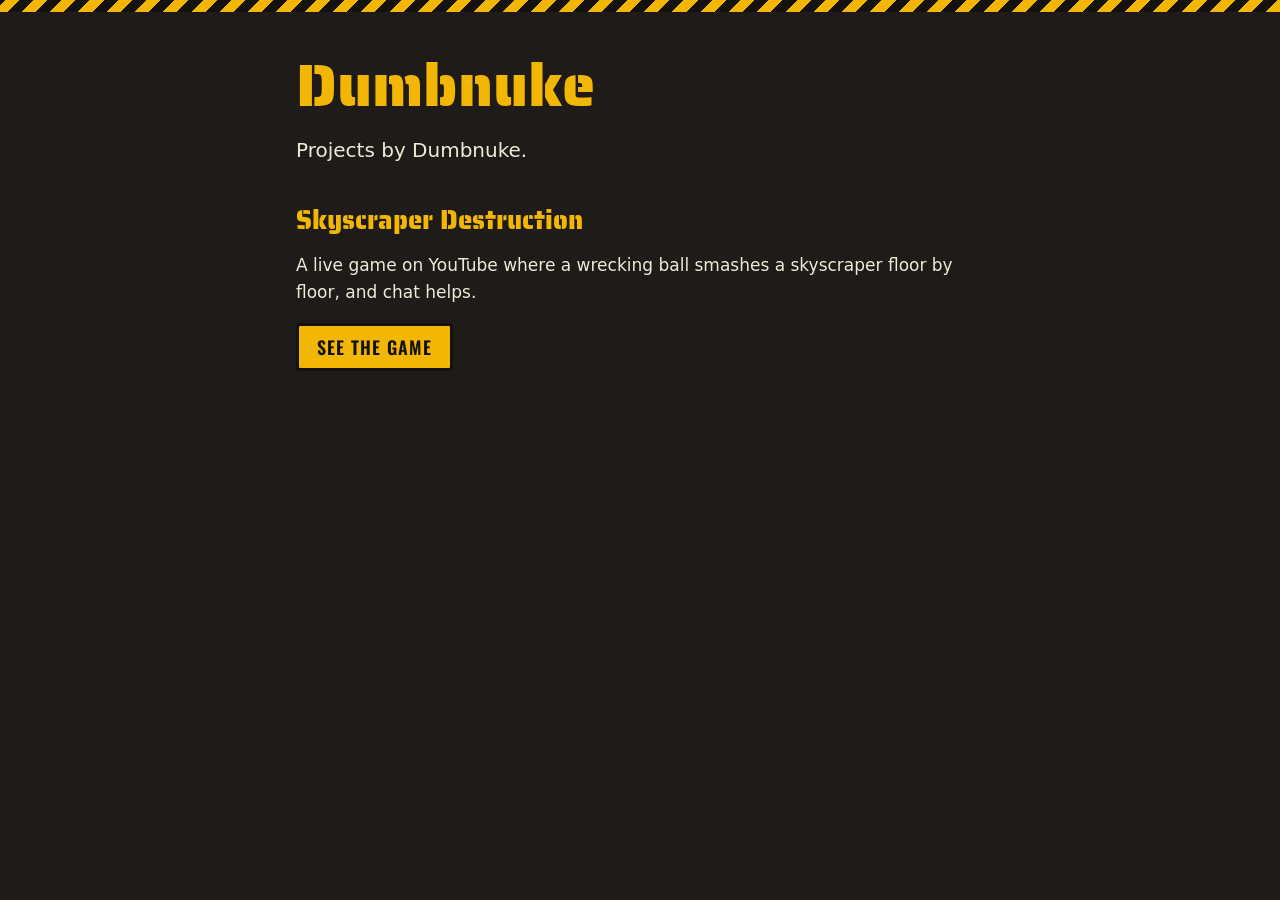
<file: index.html>
<!doctype html>
<html lang="en">
<head>
<meta charset="utf-8">
<meta name="viewport" content="width=device-width, initial-scale=1">
<title>Dumbnuke</title>
<link rel="preconnect" href="https://fonts.googleapis.com">
<link href="https://fonts.googleapis.com/css2?family=Oswald:wght@600&family=Saira+Stencil+One&display=swap" rel="stylesheet">
<link rel="stylesheet" href="/assets/site.css">
</head>
<body>
<div class="stripe"></div>
<main>
  <h1>Dumbnuke</h1>
  <p class="lead">Projects by Dumbnuke.</p>
  <h2>Skyscraper Destruction</h2>
  <p>A live game on YouTube where a wrecking ball smashes a skyscraper floor by floor, and chat helps.</p>
  <p><a class="button" href="/skyscraper-destruction/">See the game</a></p>
</main>
</body>
</html>
</file>
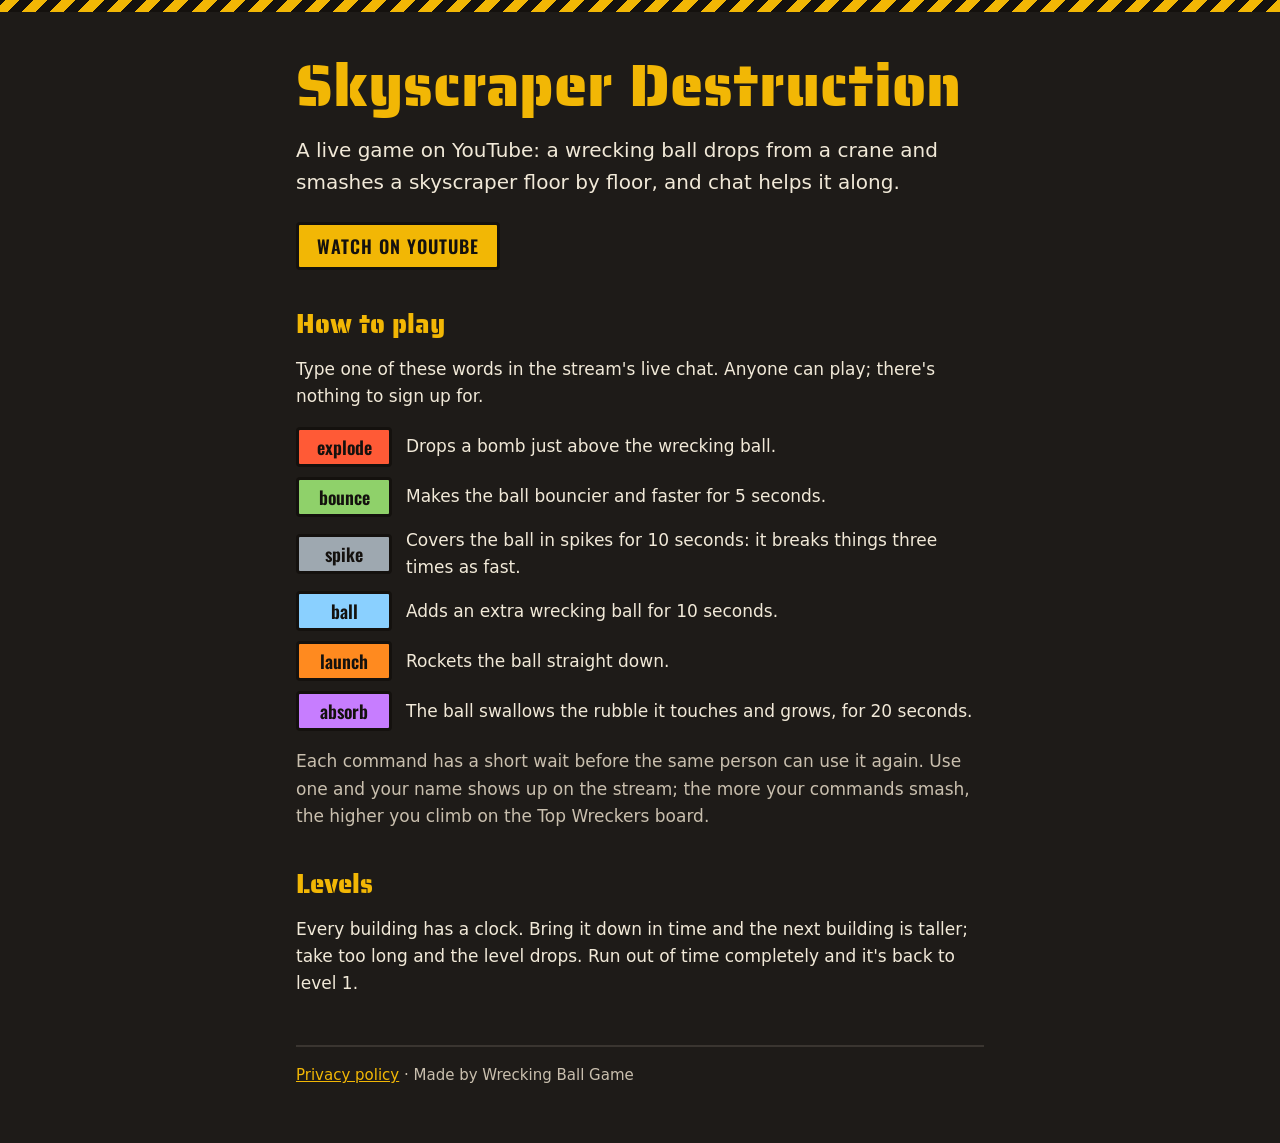
<file: skyscraper-destruction/index.html>
<!doctype html>
<html lang="en">
<head>
<meta charset="utf-8">
<meta name="viewport" content="width=device-width, initial-scale=1">
<title>Skyscraper Destruction</title>
<meta name="description" content="A live game on YouTube where a wrecking ball smashes a skyscraper floor by floor, and chat helps.">
<link rel="preconnect" href="https://fonts.googleapis.com">
<link href="https://fonts.googleapis.com/css2?family=Oswald:wght@600&family=Saira+Stencil+One&display=swap" rel="stylesheet">
<link rel="stylesheet" href="/assets/site.css">
</head>
<body>
<div class="stripe"></div>
<main>
  <h1>Skyscraper Destruction</h1>
  <p class="lead">A live game on YouTube: a wrecking ball drops from a crane and smashes a skyscraper floor by floor, and chat helps it along.</p>
  <p><a class="button" href="https://www.youtube.com/@WreckingBallGame">Watch on YouTube</a></p>

  <h2>How to play</h2>
  <p>Type one of these words in the stream's live chat. Anyone can play; there's nothing to sign up for.</p>
  <ul class="commands">
    <li><span class="chip explode">explode</span><span>Drops a bomb just above the wrecking ball.</span></li>
    <li><span class="chip bounce">bounce</span><span>Makes the ball bouncier and faster for 5 seconds.</span></li>
    <li><span class="chip spike">spike</span><span>Covers the ball in spikes for 10 seconds: it breaks things three times as fast.</span></li>
    <li><span class="chip ball">ball</span><span>Adds an extra wrecking ball for 10 seconds.</span></li>
    <li><span class="chip launch">launch</span><span>Rockets the ball straight down.</span></li>
    <li><span class="chip absorb">absorb</span><span>The ball swallows the rubble it touches and grows, for 20 seconds.</span></li>
  </ul>
  <p class="muted">Each command has a short wait before the same person can use it again. Use one and your name shows up on the stream; the more your commands smash, the higher you climb on the Top Wreckers board.</p>

  <h2>Levels</h2>
  <p>Every building has a clock. Bring it down in time and the next building is taller; take too long and the level drops. Run out of time completely and it's back to level 1.</p>

  <footer>
    <a href="/skyscraper-destruction/privacy.html">Privacy policy</a> · Made by Wrecking Ball Game
  </footer>
</main>
</body>
</html>
</file>
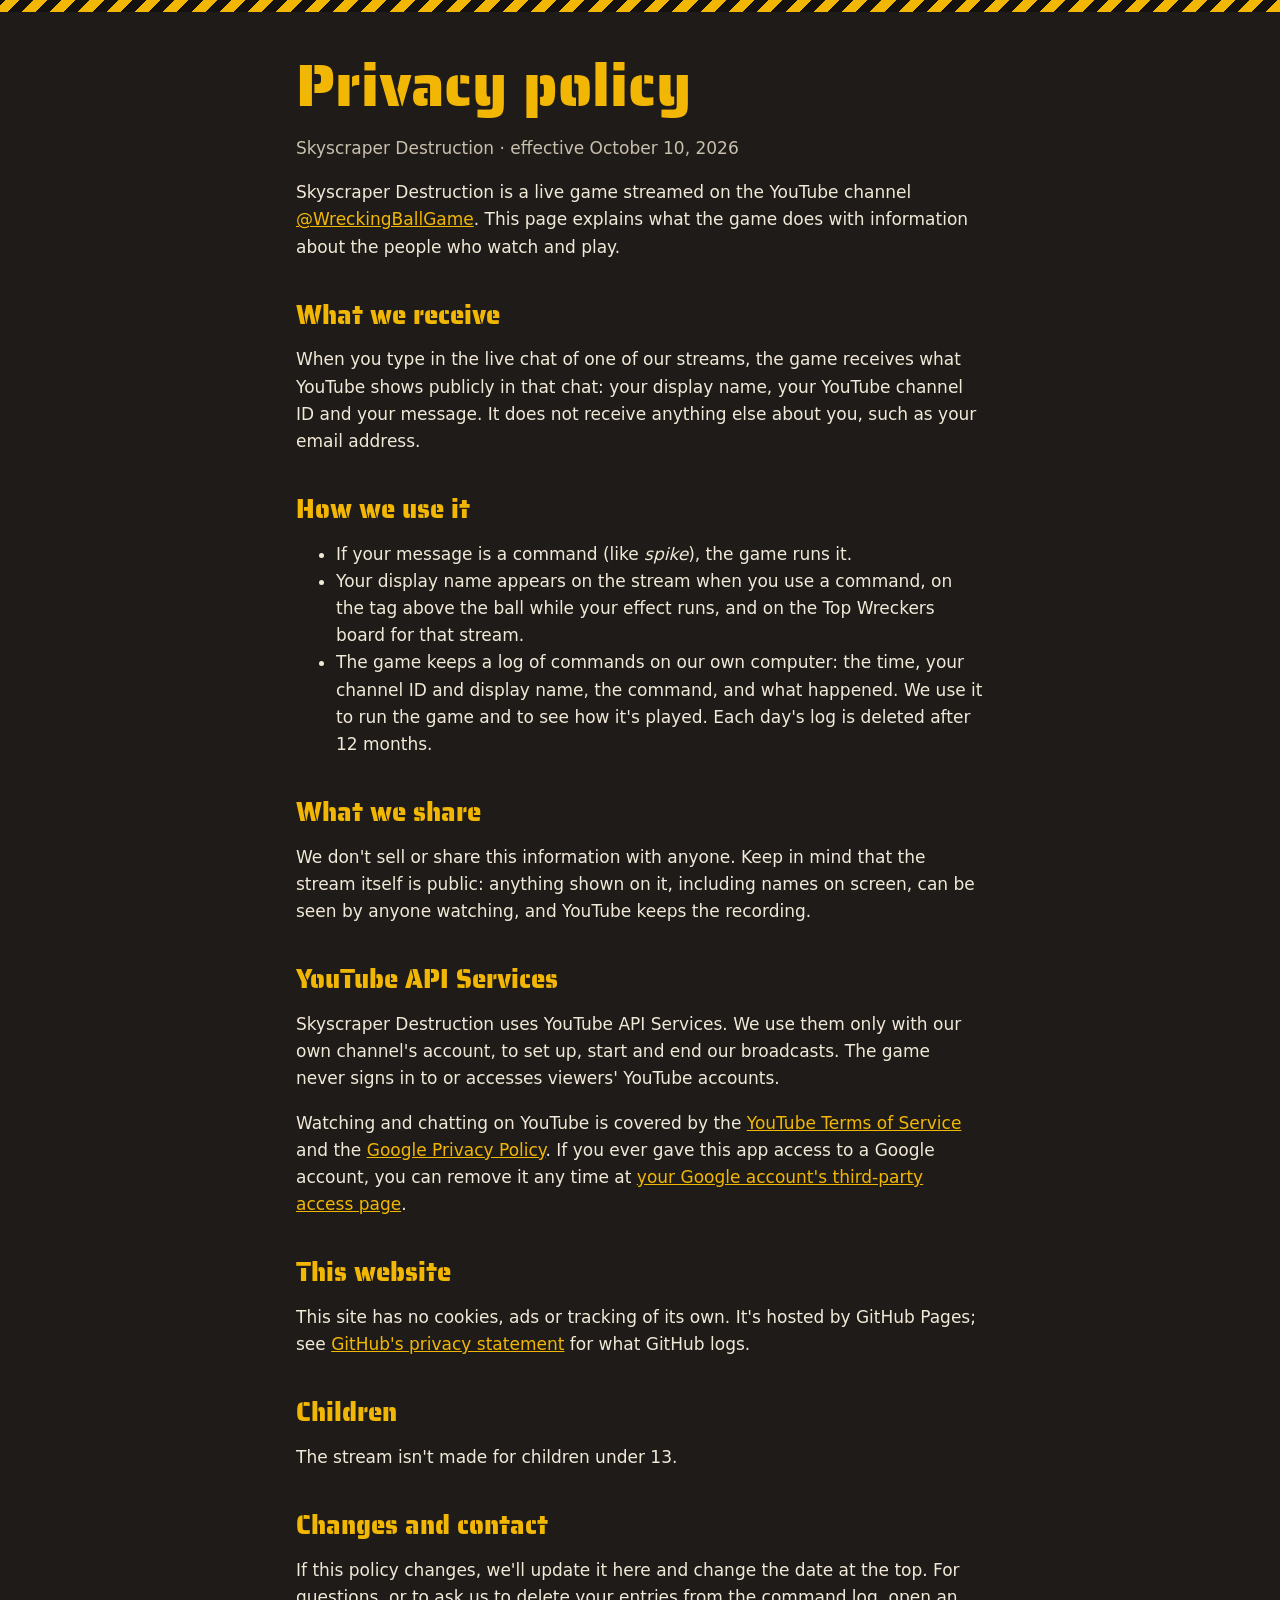
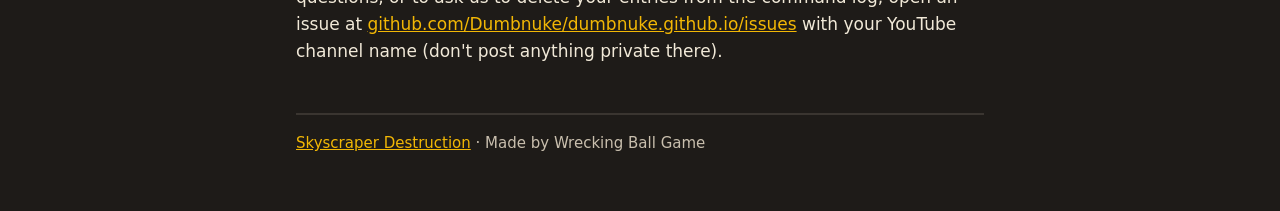
<file: skyscraper-destruction/privacy.html>
<!doctype html>
<html lang="en">
<head>
<meta charset="utf-8">
<meta name="viewport" content="width=device-width, initial-scale=1">
<title>Privacy policy · Skyscraper Destruction</title>
<link rel="preconnect" href="https://fonts.googleapis.com">
<link href="https://fonts.googleapis.com/css2?family=Oswald:wght@600&family=Saira+Stencil+One&display=swap" rel="stylesheet">
<link rel="stylesheet" href="/assets/site.css">
</head>
<body>
<div class="stripe"></div>
<main>
  <h1>Privacy policy</h1>
  <p class="muted">Skyscraper Destruction · effective October 10, 2026</p>

  <p>Skyscraper Destruction is a live game streamed on the YouTube channel <a href="https://www.youtube.com/@WreckingBallGame">@WreckingBallGame</a>. This page explains what the game does with information about the people who watch and play.</p>

  <h2>What we receive</h2>
  <p>When you type in the live chat of one of our streams, the game receives what YouTube shows publicly in that chat: your display name, your YouTube channel ID and your message. It does not receive anything else about you, such as your email address.</p>

  <h2>How we use it</h2>
  <ul>
    <li>If your message is a command (like <em>spike</em>), the game runs it.</li>
    <li>Your display name appears on the stream when you use a command, on the tag above the ball while your effect runs, and on the Top Wreckers board for that stream.</li>
    <li>The game keeps a log of commands on our own computer: the time, your channel ID and display name, the command, and what happened. We use it to run the game and to see how it's played. Each day's log is deleted after 12 months.</li>
  </ul>

  <h2>What we share</h2>
  <p>We don't sell or share this information with anyone. Keep in mind that the stream itself is public: anything shown on it, including names on screen, can be seen by anyone watching, and YouTube keeps the recording.</p>

  <h2>YouTube API Services</h2>
  <p>Skyscraper Destruction uses YouTube API Services. We use them only with our own channel's account, to set up, start and end our broadcasts. The game never signs in to or accesses viewers' YouTube accounts.</p>
  <p>Watching and chatting on YouTube is covered by the <a href="https://www.youtube.com/t/terms">YouTube Terms of Service</a> and the <a href="https://policies.google.com/privacy">Google Privacy Policy</a>. If you ever gave this app access to a Google account, you can remove it any time at <a href="https://security.google.com/settings/security/permissions">your Google account's third-party access page</a>.</p>

  <h2>This website</h2>
  <p>This site has no cookies, ads or tracking of its own. It's hosted by GitHub Pages; see <a href="https://docs.github.com/en/site-policy/privacy-policies/github-general-privacy-statement">GitHub's privacy statement</a> for what GitHub logs.</p>

  <h2>Children</h2>
  <p>The stream isn't made for children under 13.</p>

  <h2>Changes and contact</h2>
  <p>If this policy changes, we'll update it here and change the date at the top. For questions, or to ask us to delete your entries from the command log, open an issue at <a href="https://github.com/Dumbnuke/dumbnuke.github.io/issues">github.com/Dumbnuke/dumbnuke.github.io/issues</a> with your YouTube channel name (don't post anything private there).</p>

  <footer>
    <a href="/skyscraper-destruction/">Skyscraper Destruction</a> · Made by Wrecking Ball Game
  </footer>
</main>
</body>
</html>
</file>
<file: assets/site.css>
/* Shared look: the stream's HUD board (dark board, cream text, yellow stencil). */
:root {
  --board: #1e1b18;
  --panel: #2a2622;
  --line: #3a3530;
  --cream: #f1e9d8;
  --label: #c9bfae;
  --yellow: #f2b705;
  --ink: #14110e;
}
* { box-sizing: border-box; }
html { background: var(--board); }
body {
  margin: 0;
  background: var(--board);
  color: var(--cream);
  font: 17px/1.6 system-ui, -apple-system, "Segoe UI", sans-serif;
}
a { color: var(--yellow); }
a:hover { color: #ffd34d; }
.stripe {
  height: 12px;
  background: repeating-linear-gradient(-45deg, var(--yellow) 0 10px, var(--ink) 10px 20px);
}
main { max-width: 720px; margin: 0 auto; padding: 40px 16px 56px; overflow-wrap: anywhere; }
h1, h2 { font-family: "Saira Stencil One", "Oswald", sans-serif; font-weight: 400; color: var(--yellow); line-height: 1.1; }
h1 { font-size: clamp(36px, 9vw, 60px); margin: 0 0 16px; }
h2 { font-size: 26px; margin: 40px 0 12px; }
.lead { font-size: 20px; color: var(--cream); margin: 0 0 24px; }
.muted { color: var(--label); }
.button {
  display: inline-block;
  font: 600 18px/1 "Oswald", sans-serif;
  letter-spacing: 1px;
  text-transform: uppercase;
  text-decoration: none;
  color: var(--ink);
  background: var(--yellow);
  border: 3px solid var(--ink);
  border-radius: 4px;
  padding: 12px 18px;
}
.button:hover { color: var(--ink); background: #ffd34d; }
.commands { list-style: none; padding: 0; margin: 0; display: grid; gap: 10px; }
.commands li { display: flex; gap: 14px; align-items: center; }
.chip {
  flex: 0 0 96px;
  text-align: center;
  font: 600 18px/1 "Oswald", sans-serif;
  color: var(--ink);
  border: 3px solid var(--ink);
  border-radius: 4px;
  padding: 8px 0;
}
.explode { background: #ff5a36; }
.bounce { background: #8fd16a; }
.spike { background: #9ea8b0; }
.ball { background: #8ad0ff; }
.launch { background: #ff8a1f; }
.absorb { background: #c77dff; }
footer { border-top: 2px solid var(--line); margin-top: 48px; padding-top: 16px; font-size: 15px; color: var(--label); }
</file>
